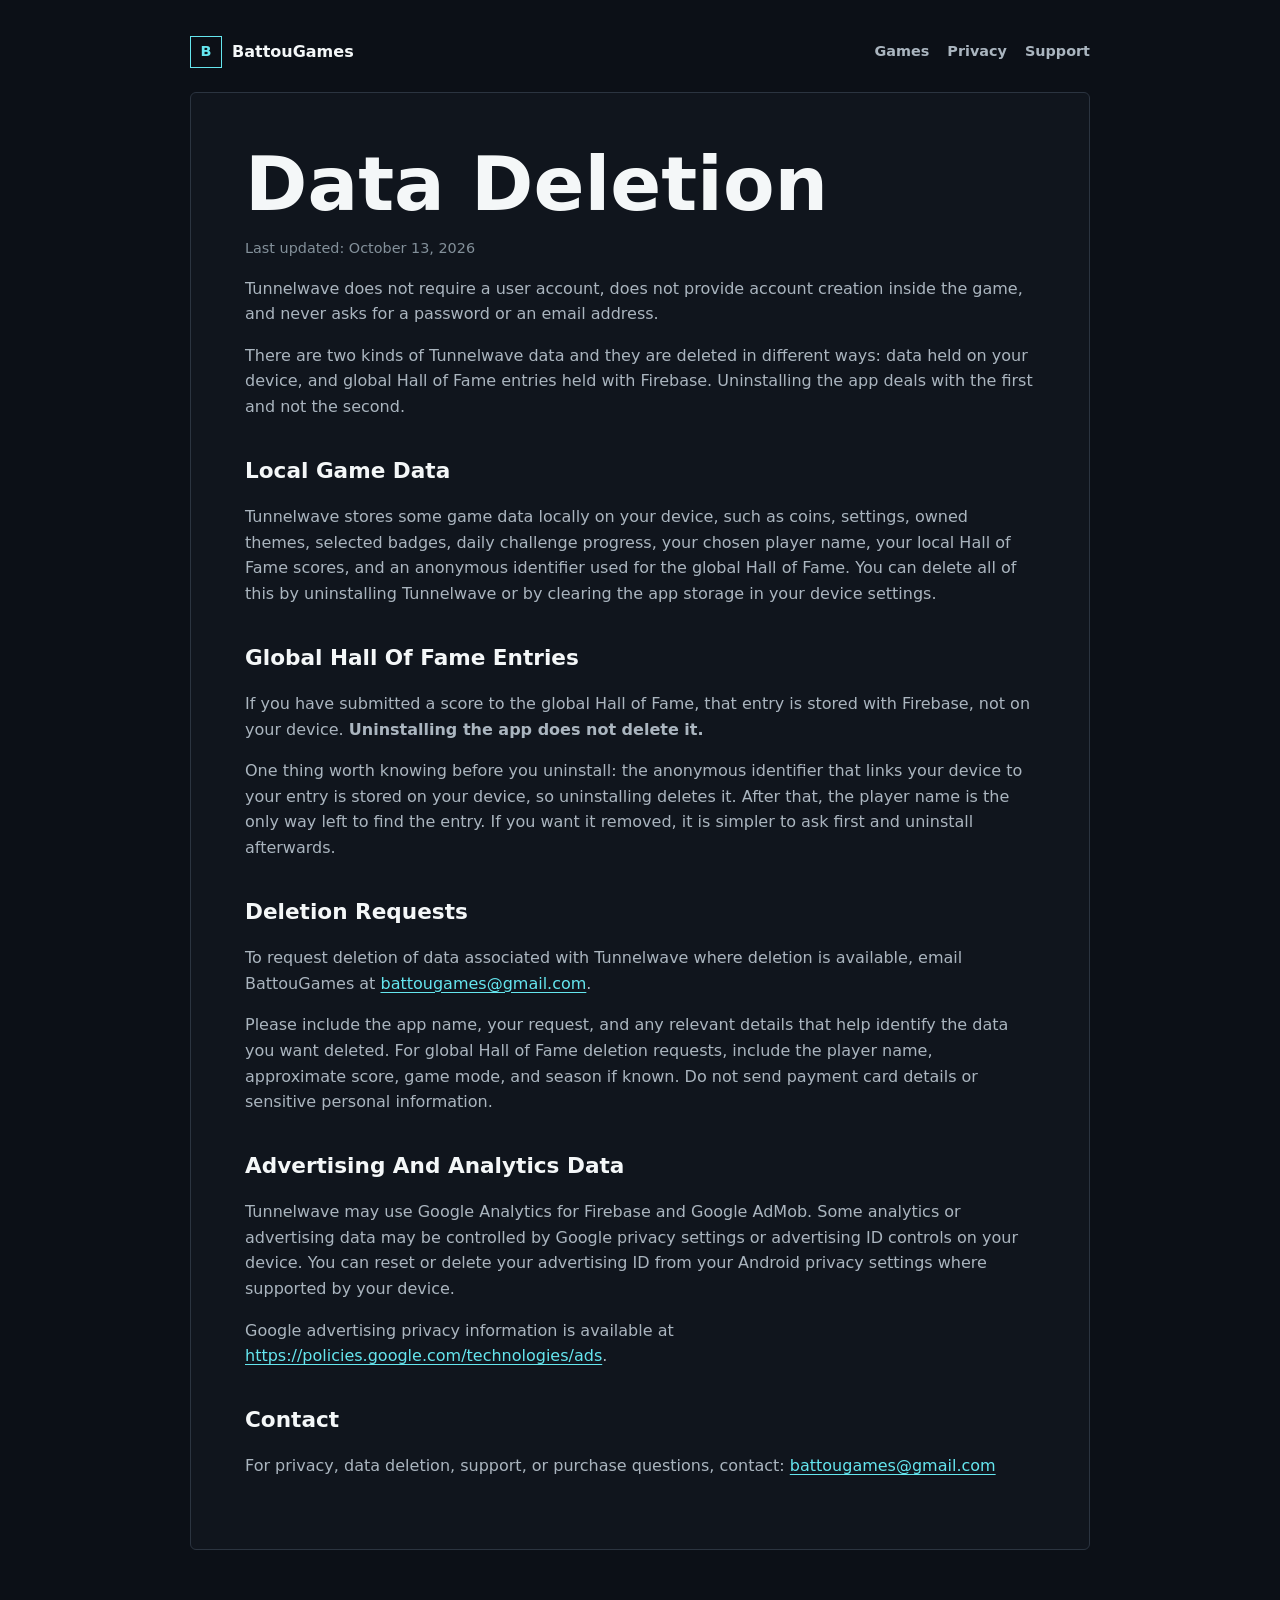
<file: data-deletion.html>
<!doctype html>
<html lang="en">
<head>
  <meta charset="utf-8">
  <meta name="viewport" content="width=device-width, initial-scale=1">
  <title>Tunnelwave Data Deletion | BattouGames</title>
  <meta name="description" content="Tunnelwave data deletion request instructions.">
  <link rel="stylesheet" href="styles.css">
</head>
<body>
  <main class="page page--narrow">
    <nav class="topnav" aria-label="Site navigation">
      <a class="brand" href="index.html"><span class="brand__mark" aria-hidden="true">B</span><span>BattouGames</span></a>
      <span class="topnav__links"><a href="index.html#games">Games</a><a href="privacy.html">Privacy</a><a href="support.html">Support</a></span>
    </nav>
    <article class="document">
      <h1>Data Deletion</h1>
      <p class="updated">Last updated: October 13, 2026</p>

      <p>Tunnelwave does not require a user account, does not provide account creation inside the game, and never asks for a password or an email address.</p>
      <p>There are two kinds of Tunnelwave data and they are deleted in different ways: data held on your device, and global Hall of Fame entries held with Firebase. Uninstalling the app deals with the first and not the second.</p>

      <h2>Local Game Data</h2>
      <p>Tunnelwave stores some game data locally on your device, such as coins, settings, owned themes, selected badges, daily challenge progress, your chosen player name, your local Hall of Fame scores, and an anonymous identifier used for the global Hall of Fame. You can delete all of this by uninstalling Tunnelwave or by clearing the app storage in your device settings.</p>

      <h2>Global Hall Of Fame Entries</h2>
      <p>If you have submitted a score to the global Hall of Fame, that entry is stored with Firebase, not on your device. <strong>Uninstalling the app does not delete it.</strong></p>
      <p>One thing worth knowing before you uninstall: the anonymous identifier that links your device to your entry is stored on your device, so uninstalling deletes it. After that, the player name is the only way left to find the entry. If you want it removed, it is simpler to ask first and uninstall afterwards.</p>

      <h2>Deletion Requests</h2>
      <p>To request deletion of data associated with Tunnelwave where deletion is available, email BattouGames at <a href="mailto:battougames@gmail.com">battougames@gmail.com</a>.</p>
      <p>Please include the app name, your request, and any relevant details that help identify the data you want deleted. For global Hall of Fame deletion requests, include the player name, approximate score, game mode, and season if known. Do not send payment card details or sensitive personal information.</p>

      <h2>Advertising And Analytics Data</h2>
      <p>Tunnelwave may use Google Analytics for Firebase and Google AdMob. Some analytics or advertising data may be controlled by Google privacy settings or advertising ID controls on your device. You can reset or delete your advertising ID from your Android privacy settings where supported by your device.</p>
      <p>Google advertising privacy information is available at <a href="https://policies.google.com/technologies/ads">https://policies.google.com/technologies/ads</a>.</p>

      <h2>Contact</h2>
      <p>For privacy, data deletion, support, or purchase questions, contact: <a href="mailto:battougames@gmail.com">battougames@gmail.com</a></p>
    </article>
  </main>
</body>
</html>
</file>
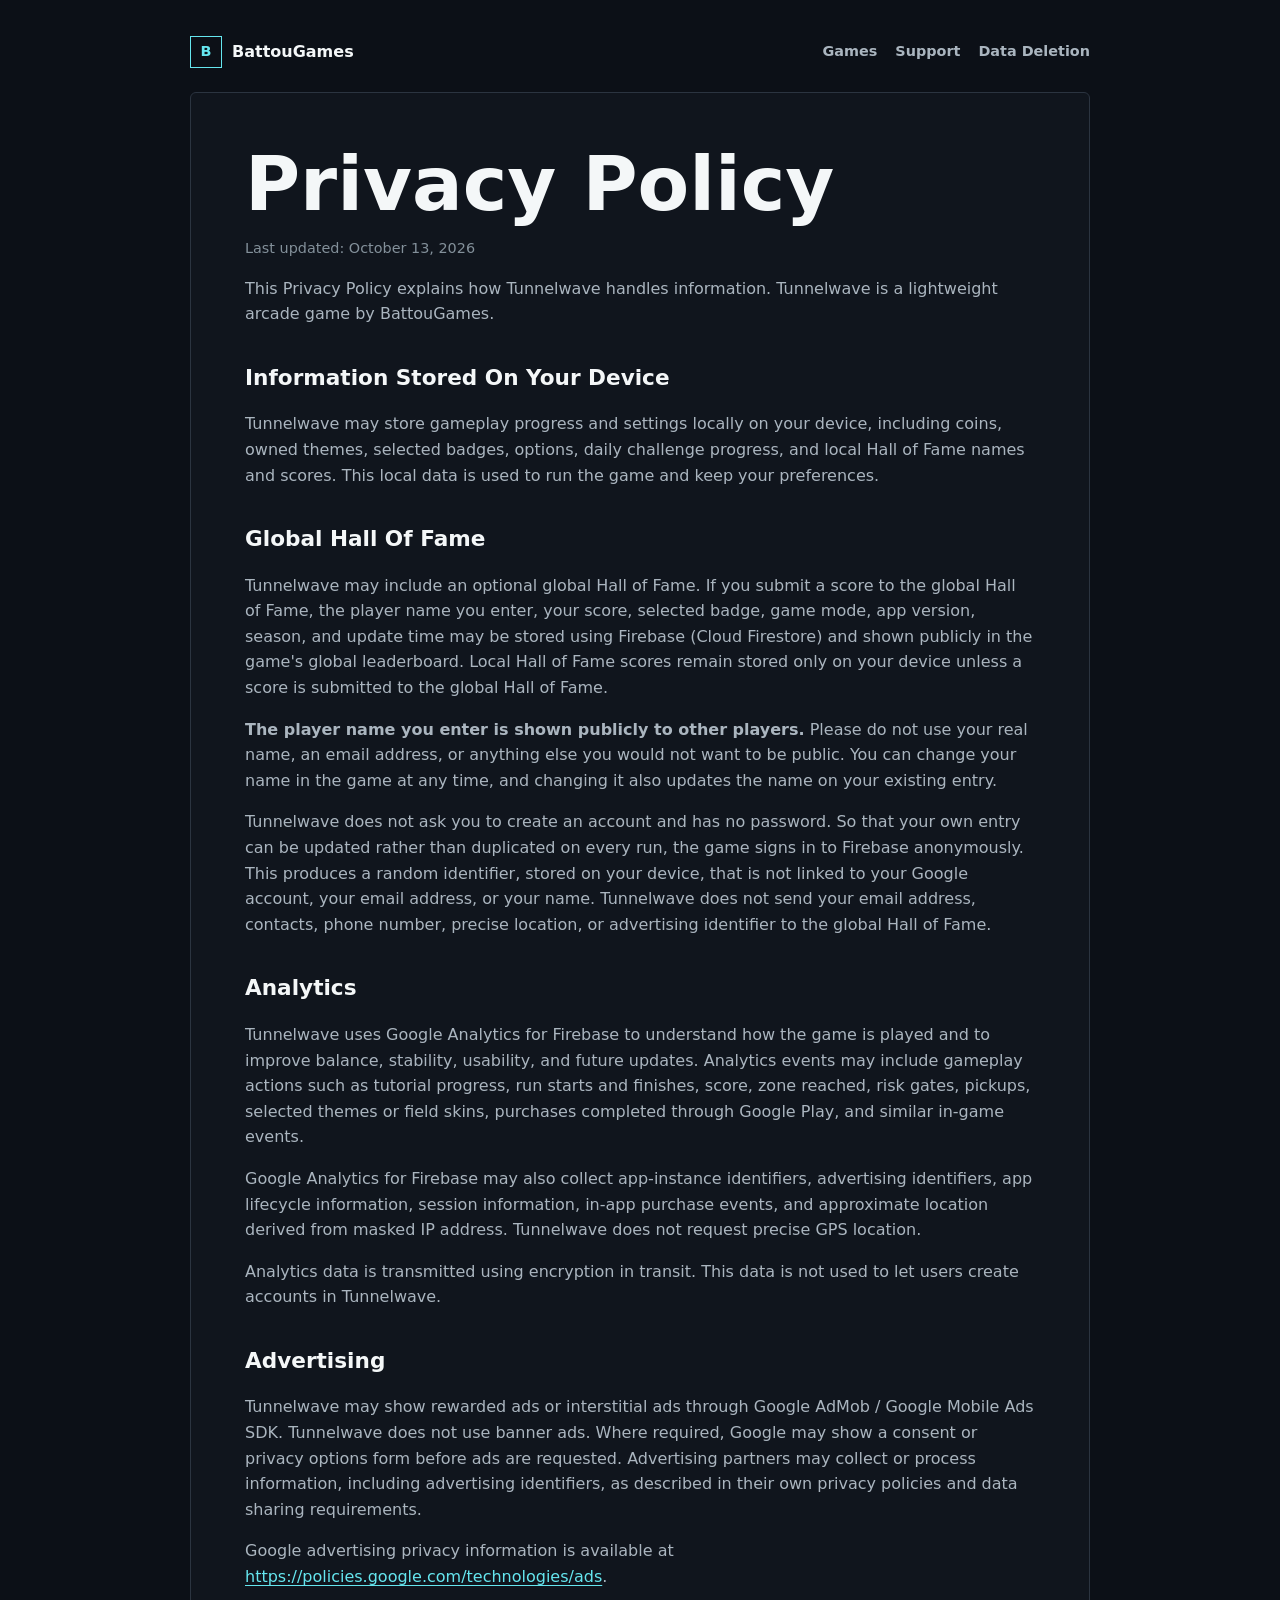
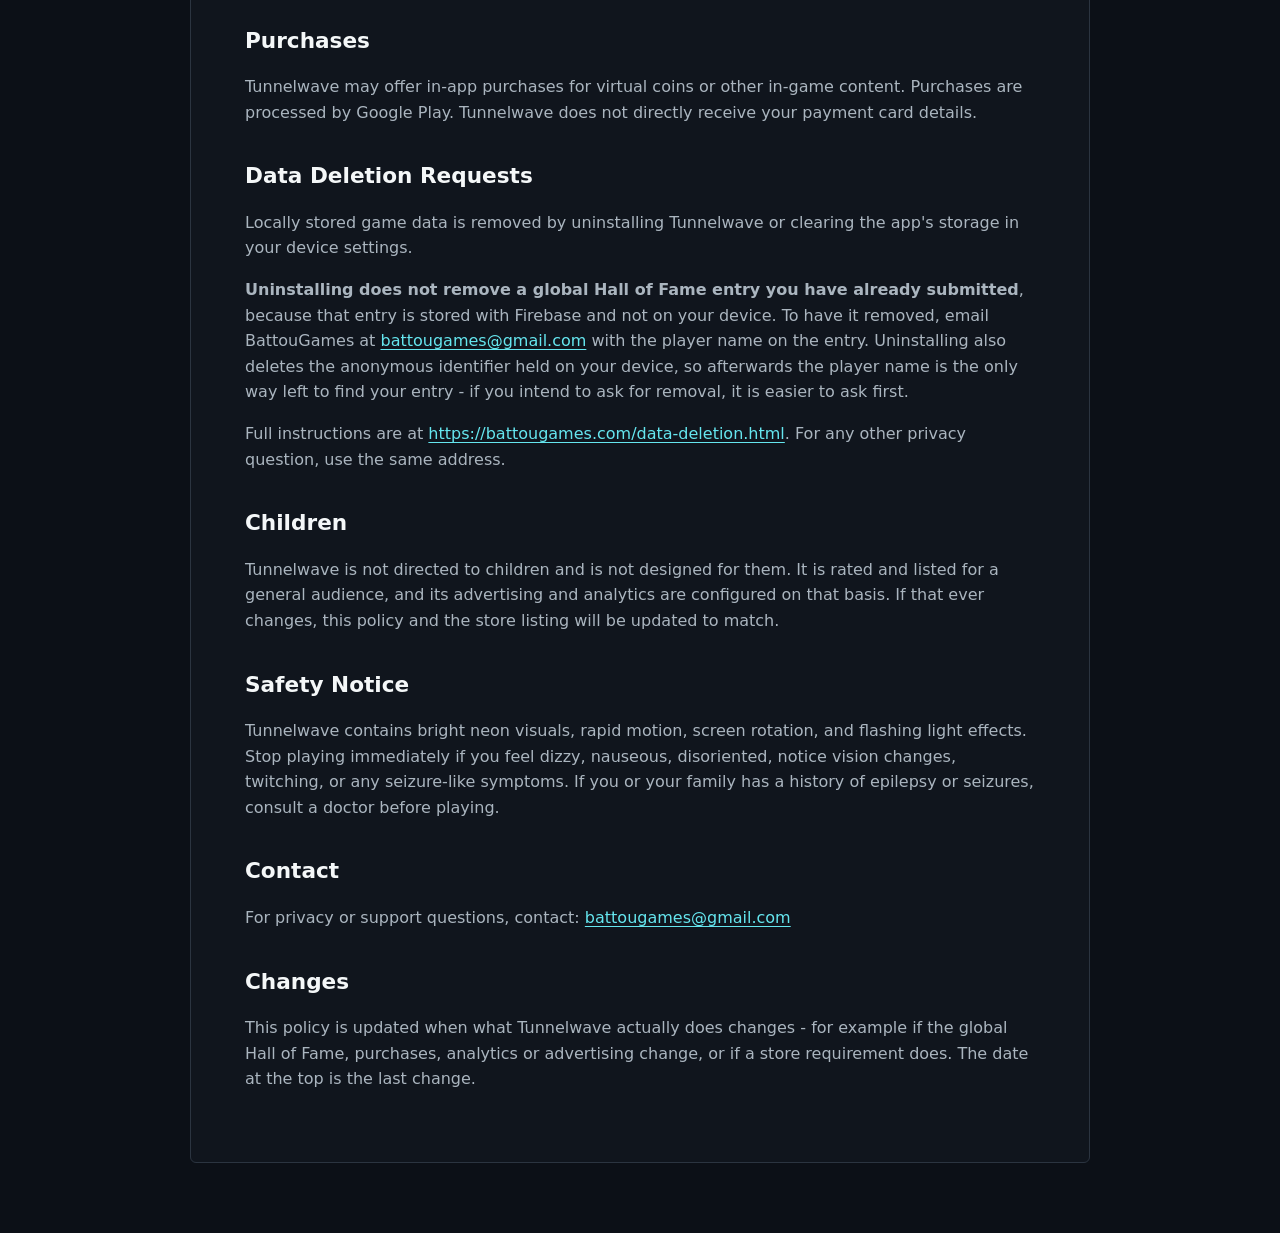
<file: privacy.html>
<!doctype html>
<html lang="en">
<head>
  <meta charset="utf-8">
  <meta name="viewport" content="width=device-width, initial-scale=1">
  <title>Tunnelwave Privacy Policy | BattouGames</title>
  <meta name="description" content="Tunnelwave privacy policy.">
  <link rel="stylesheet" href="styles.css">
</head>
<body>
  <main class="page page--narrow">
    <nav class="topnav" aria-label="Site navigation">
      <a class="brand" href="index.html"><span class="brand__mark" aria-hidden="true">B</span><span>BattouGames</span></a>
      <span class="topnav__links"><a href="index.html#games">Games</a><a href="support.html">Support</a><a href="data-deletion.html">Data Deletion</a></span>
    </nav>
    <article class="document">
      <h1>Privacy Policy</h1>
      <p class="updated">Last updated: October 13, 2026</p>

      <p>This Privacy Policy explains how Tunnelwave handles information. Tunnelwave is a lightweight arcade game by BattouGames.</p>

      <h2>Information Stored On Your Device</h2>
      <p>Tunnelwave may store gameplay progress and settings locally on your device, including coins, owned themes, selected badges, options, daily challenge progress, and local Hall of Fame names and scores. This local data is used to run the game and keep your preferences.</p>

      <h2>Global Hall Of Fame</h2>
      <p>Tunnelwave may include an optional global Hall of Fame. If you submit a score to the global Hall of Fame, the player name you enter, your score, selected badge, game mode, app version, season, and update time may be stored using Firebase (Cloud Firestore) and shown publicly in the game's global leaderboard. Local Hall of Fame scores remain stored only on your device unless a score is submitted to the global Hall of Fame.</p>
      <p><strong>The player name you enter is shown publicly to other players.</strong> Please do not use your real name, an email address, or anything else you would not want to be public. You can change your name in the game at any time, and changing it also updates the name on your existing entry.</p>
      <p>Tunnelwave does not ask you to create an account and has no password. So that your own entry can be updated rather than duplicated on every run, the game signs in to Firebase anonymously. This produces a random identifier, stored on your device, that is not linked to your Google account, your email address, or your name. Tunnelwave does not send your email address, contacts, phone number, precise location, or advertising identifier to the global Hall of Fame.</p>

      <h2>Analytics</h2>
      <p>Tunnelwave uses Google Analytics for Firebase to understand how the game is played and to improve balance, stability, usability, and future updates. Analytics events may include gameplay actions such as tutorial progress, run starts and finishes, score, zone reached, risk gates, pickups, selected themes or field skins, purchases completed through Google Play, and similar in-game events.</p>
      <p>Google Analytics for Firebase may also collect app-instance identifiers, advertising identifiers, app lifecycle information, session information, in-app purchase events, and approximate location derived from masked IP address. Tunnelwave does not request precise GPS location.</p>
      <p>Analytics data is transmitted using encryption in transit. This data is not used to let users create accounts in Tunnelwave.</p>

      <h2>Advertising</h2>
      <p>Tunnelwave may show rewarded ads or interstitial ads through Google AdMob / Google Mobile Ads SDK. Tunnelwave does not use banner ads. Where required, Google may show a consent or privacy options form before ads are requested. Advertising partners may collect or process information, including advertising identifiers, as described in their own privacy policies and data sharing requirements.</p>
      <p>Google advertising privacy information is available at <a href="https://policies.google.com/technologies/ads">https://policies.google.com/technologies/ads</a>.</p>

      <h2>Purchases</h2>
      <p>Tunnelwave may offer in-app purchases for virtual coins or other in-game content. Purchases are processed by Google Play. Tunnelwave does not directly receive your payment card details.</p>

      <h2>Data Deletion Requests</h2>
      <p>Locally stored game data is removed by uninstalling Tunnelwave or clearing the app's storage in your device settings.</p>
      <p><strong>Uninstalling does not remove a global Hall of Fame entry you have already submitted</strong>, because that entry is stored with Firebase and not on your device. To have it removed, email BattouGames at <a href="mailto:battougames@gmail.com">battougames@gmail.com</a> with the player name on the entry. Uninstalling also deletes the anonymous identifier held on your device, so afterwards the player name is the only way left to find your entry - if you intend to ask for removal, it is easier to ask first.</p>
      <p>Full instructions are at <a href="data-deletion.html">https://battougames.com/data-deletion.html</a>. For any other privacy question, use the same address.</p>

      <h2>Children</h2>
      <p>Tunnelwave is not directed to children and is not designed for them. It is rated and listed for a general audience, and its advertising and analytics are configured on that basis. If that ever changes, this policy and the store listing will be updated to match.</p>

      <h2>Safety Notice</h2>
      <p>Tunnelwave contains bright neon visuals, rapid motion, screen rotation, and flashing light effects. Stop playing immediately if you feel dizzy, nauseous, disoriented, notice vision changes, twitching, or any seizure-like symptoms. If you or your family has a history of epilepsy or seizures, consult a doctor before playing.</p>

      <h2>Contact</h2>
      <p>For privacy or support questions, contact: <a href="mailto:battougames@gmail.com">battougames@gmail.com</a></p>

      <h2>Changes</h2>
      <p>This policy is updated when what Tunnelwave actually does changes - for example if the global Hall of Fame, purchases, analytics or advertising change, or if a store requirement does. The date at the top is the last change.</p>
    </article>
  </main>
</body>
</html>
</file>
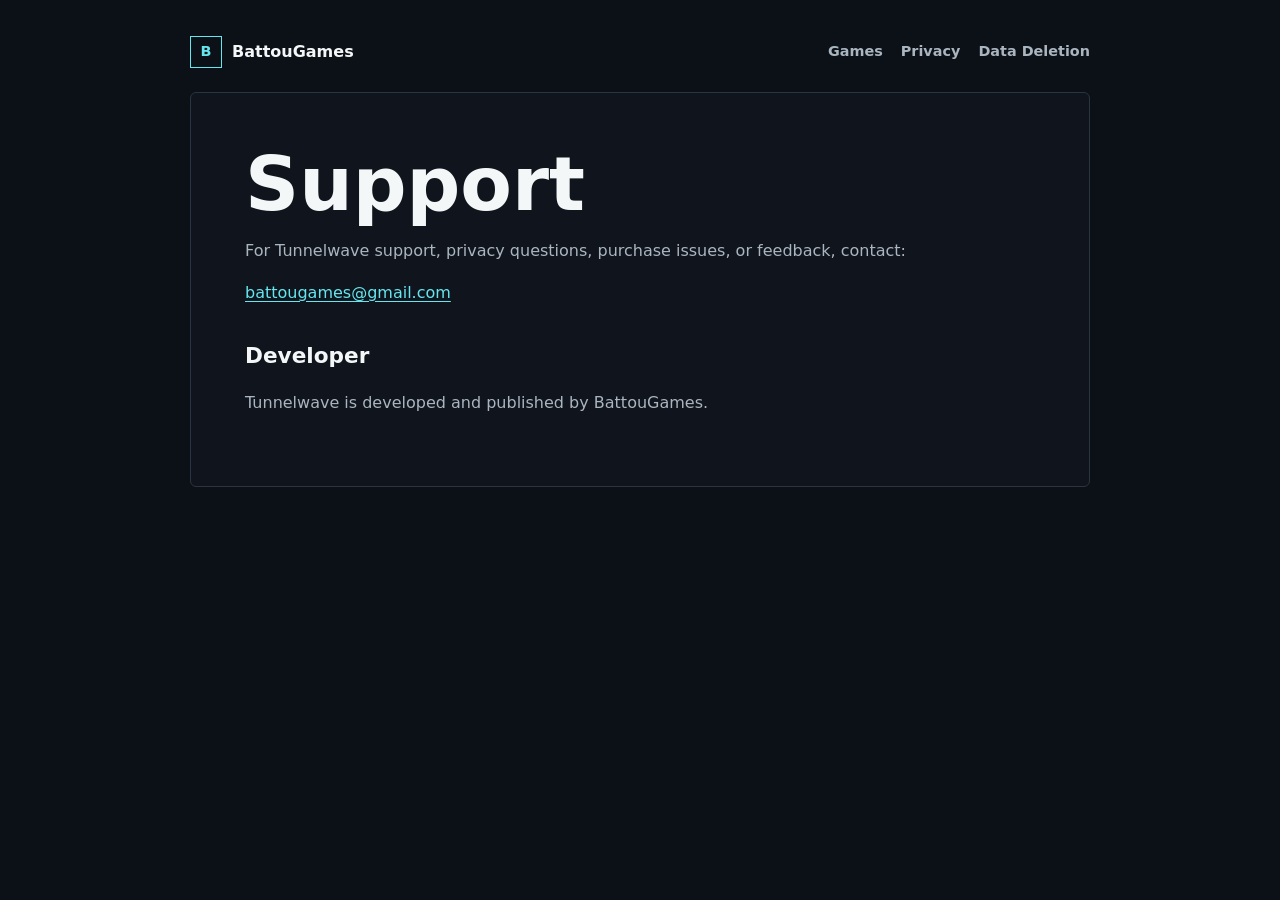
<file: support.html>
<!doctype html>
<html lang="en">
<head>
  <meta charset="utf-8">
  <meta name="viewport" content="width=device-width, initial-scale=1">
  <title>Tunnelwave Support | BattouGames</title>
  <meta name="description" content="Tunnelwave support and contact.">
  <link rel="stylesheet" href="styles.css">
</head>
<body>
  <main class="page page--narrow">
    <nav class="topnav" aria-label="Site navigation">
      <a class="brand" href="index.html"><span class="brand__mark" aria-hidden="true">B</span><span>BattouGames</span></a>
      <span class="topnav__links"><a href="index.html#games">Games</a><a href="privacy.html">Privacy</a><a href="data-deletion.html">Data Deletion</a></span>
    </nav>
    <article class="document">
      <h1>Support</h1>
      <p>For Tunnelwave support, privacy questions, purchase issues, or feedback, contact:</p>
      <p><a href="mailto:battougames@gmail.com">battougames@gmail.com</a></p>

      <h2>Developer</h2>
      <p>Tunnelwave is developed and published by BattouGames.</p>
    </article>
  </main>
</body>
</html>
</file>
<file: styles.css>
:root {
  color-scheme: dark;
  --bg: #080b11;
  --surface: #10151d;
  --surface-strong: #171d26;
  --line: #2b3440;
  --text: #f4f7f8;
  --muted: #aab5bf;
  --cyan: #65e6ef;
  --magenta: #e758bd;
  --gold: #f3c94e;
  --red: #ef655f;
  --content: 1180px;
}

* {
  box-sizing: border-box;
}

html {
  scroll-behavior: smooth;
}

body {
  margin: 0;
  min-width: 320px;
  min-height: 100vh;
  background: var(--bg);
  color: var(--text);
  font-family: Inter, ui-sans-serif, system-ui, -apple-system, BlinkMacSystemFont, "Segoe UI", sans-serif;
  line-height: 1.6;
}

img {
  display: block;
  max-width: 100%;
}

a {
  color: inherit;
  text-decoration: none;
}

a:focus-visible,
button:focus-visible {
  outline: 3px solid var(--gold);
  outline-offset: 4px;
}

.skip-link {
  position: fixed;
  z-index: 100;
  top: 10px;
  left: 10px;
  padding: 10px 14px;
  background: var(--text);
  color: var(--bg);
  transform: translateY(-160%);
}

.skip-link:focus {
  transform: translateY(0);
}

.site-header {
  position: absolute;
  z-index: 10;
  top: 0;
  left: 0;
  display: flex;
  width: 100%;
  min-height: 72px;
  align-items: center;
  justify-content: space-between;
  gap: 28px;
  padding: 0 max(24px, calc((100vw - var(--content)) / 2));
  border-bottom: 1px solid rgba(255, 255, 255, 0.14);
  background: rgba(8, 11, 17, 0.78);
}

.brand {
  display: inline-flex;
  align-items: center;
  gap: 10px;
  font-weight: 800;
}

.brand__mark {
  display: grid;
  width: 32px;
  height: 32px;
  place-items: center;
  border: 1px solid var(--cyan);
  color: var(--cyan);
  font-size: 0.9rem;
}

.site-nav {
  display: flex;
  align-items: center;
  gap: 24px;
  color: #dbe3e7;
  font-size: 0.9rem;
  font-weight: 700;
}

.site-nav a:hover,
.site-footer a:hover,
.inline-links a:hover {
  color: var(--cyan);
}

.studio-hero {
  position: relative;
  display: flex;
  min-height: min(82svh, 820px);
  align-items: flex-end;
  overflow: hidden;
  padding: 150px max(24px, calc((100vw - var(--content)) / 2)) 96px;
  border-bottom: 1px solid var(--line);
}

.studio-hero__image,
.studio-hero__shade {
  position: absolute;
  inset: 0;
  width: 100%;
  height: 100%;
}

.studio-hero__image {
  object-fit: cover;
  object-position: center;
}

.studio-hero__shade {
  background: rgba(3, 6, 12, 0.67);
  box-shadow: inset 0 -220px 180px -90px #080b11;
}

.studio-hero__content {
  position: relative;
  z-index: 1;
  width: min(780px, 100%);
}

.eyebrow,
.project-kicker {
  margin: 0 0 12px;
  color: var(--cyan);
  font-size: 0.78rem;
  font-weight: 800;
  text-transform: uppercase;
}

h1,
h2,
h3,
p {
  overflow-wrap: anywhere;
}

h1 {
  max-width: 100%;
  margin: 0;
  font-size: clamp(3.4rem, 9vw, 7.4rem);
  line-height: 0.94;
  overflow-wrap: normal;
  word-break: normal;
}

.hero-copy {
  width: min(640px, 100%);
  margin: 24px 0 0;
  color: #e6ecef;
  font-size: clamp(1.1rem, 2.2vw, 1.45rem);
}

.actions,
.contact-actions,
.inline-links {
  display: flex;
  flex-wrap: wrap;
  gap: 12px;
}

.actions {
  margin-top: 34px;
}

.button {
  display: inline-flex;
  min-height: 46px;
  align-items: center;
  justify-content: center;
  padding: 11px 18px;
  border: 1px solid transparent;
  border-radius: 4px;
  font-weight: 800;
}

.button--primary {
  background: var(--cyan);
  color: #061014;
}

.button--primary:hover {
  background: #a0f5f8;
}

.button--secondary {
  border-color: #89949f;
  background: rgba(8, 11, 17, 0.72);
}

.button--secondary:hover {
  border-color: var(--text);
  background: var(--surface);
}

.hero-next {
  position: absolute;
  z-index: 1;
  right: max(24px, calc((100vw - var(--content)) / 2));
  bottom: 28px;
  color: #d9e3e7;
  font-size: 0.84rem;
  font-weight: 700;
}

.hero-next::after {
  content: " ↓";
  color: var(--gold);
}

.section {
  padding: 92px max(24px, calc((100vw - var(--content)) / 2));
  border-bottom: 1px solid var(--line);
}

.section--games {
  background: #0c1017;
}

.section--portfolio {
  background: #12171f;
}

.section--about {
  display: grid;
  grid-template-columns: minmax(0, 0.8fr) minmax(0, 1.2fr);
  gap: 70px;
}

.section-heading {
  width: min(720px, 100%);
  margin-bottom: 38px;
}

.section-heading h2,
.contact-band h2 {
  margin: 0;
  font-size: clamp(2rem, 5vw, 4.2rem);
  line-height: 1.05;
}

.section-heading > p:last-child {
  margin: 18px 0 0;
  color: var(--muted);
  font-size: 1.05rem;
}

.featured-game {
  display: grid;
  grid-template-columns: minmax(0, 1.35fr) minmax(320px, 0.65fr);
  min-height: 420px;
  border: 1px solid var(--line);
  background: var(--surface);
}

.featured-game__media {
  min-height: 360px;
  overflow: hidden;
}

.featured-game__media img {
  width: 100%;
  height: 100%;
  object-fit: cover;
  object-position: center;
}

.featured-game__body {
  align-self: center;
  padding: 42px;
}

.featured-game h3,
.software-project h3 {
  margin: 12px 0 16px;
  font-size: clamp(2rem, 4vw, 3.2rem);
  line-height: 1;
}

.featured-game p,
.project p,
.software-project > p,
.about-copy {
  color: var(--muted);
}

.project-meta {
  display: flex;
  flex-wrap: wrap;
  align-items: center;
  gap: 12px;
  color: var(--muted);
  font-size: 0.78rem;
  font-weight: 700;
  text-transform: uppercase;
}

.status {
  padding: 3px 7px;
  border: 1px solid #687480;
  border-radius: 2px;
  color: #e4eaed;
}

.status--live {
  border-color: var(--cyan);
  color: var(--cyan);
}

.fact-list {
  display: flex;
  flex-wrap: wrap;
  gap: 8px;
  margin: 24px 0;
  padding: 0;
  list-style: none;
}

.fact-list li {
  padding: 5px 9px;
  border-left: 2px solid var(--magenta);
  background: #1b222b;
  color: #dce3e7;
  font-size: 0.8rem;
}

.inline-links {
  margin-top: 24px;
  color: var(--cyan);
  font-weight: 800;
}

.project-grid {
  display: grid;
  grid-template-columns: repeat(3, minmax(0, 1fr));
  gap: 14px;
  margin-top: 14px;
}

.project {
  position: relative;
  min-height: 250px;
  padding: 34px 28px 28px;
  overflow: hidden;
  border: 1px solid var(--line);
  border-radius: 6px;
  background: var(--surface);
}

.project__signal {
  position: absolute;
  top: 0;
  left: 0;
  width: 100%;
  height: 5px;
}

.project__signal--red {
  background: var(--red);
}

.project__signal--cyan {
  background: var(--cyan);
}

.project__signal--gold {
  background: var(--gold);
}

.project h3,
.capability-grid h3 {
  margin: 28px 0 10px;
  font-size: 1.35rem;
}

.software-project {
  display: grid;
  grid-template-columns: minmax(220px, 0.55fr) minmax(280px, 1fr);
  gap: 34px 60px;
  padding: 38px;
  border: 1px solid var(--line);
  background: #0c1118;
}

.software-project .fact-list {
  grid-column: 1 / -1;
  margin: 0;
}

.capability-grid {
  display: grid;
  grid-template-columns: repeat(3, minmax(0, 1fr));
  gap: 1px;
  margin-top: 28px;
  background: var(--line);
}

.capability-grid section {
  min-height: 190px;
  padding: 28px;
  background: var(--surface);
}

.capability-grid h3 {
  margin-top: 0;
}

.capability-grid p {
  color: var(--muted);
}

.about-copy {
  max-width: 680px;
  font-size: clamp(1.1rem, 2.2vw, 1.35rem);
}

.about-copy p:first-child {
  margin-top: 0;
  color: var(--text);
}

.contact-band {
  display: flex;
  align-items: flex-end;
  justify-content: space-between;
  gap: 40px;
  padding: 76px max(24px, calc((100vw - var(--content)) / 2));
  border-bottom: 5px solid var(--gold);
  background: #1a1f26;
}

.contact-band h2 {
  max-width: 700px;
}

.site-footer {
  display: flex;
  min-height: 88px;
  align-items: center;
  justify-content: space-between;
  gap: 20px;
  padding: 24px max(24px, calc((100vw - var(--content)) / 2));
  color: var(--muted);
  font-size: 0.86rem;
}

.footer-branding {
  display: flex;
  align-items: center;
  flex-wrap: wrap;
  gap: 18px;
}

.pixelpicked-badge {
  display: inline-flex;
  align-items: center;
  opacity: 0.9;
}

.pixelpicked-badge:hover {
  opacity: 1;
}

.pixelpicked-badge img {
  width: 250px;
  height: 54px;
}

.site-footer nav {
  display: flex;
  gap: 20px;
}

.page--narrow {
  min-height: 100vh;
  padding: 36px 24px 70px;
  background: #0c1017;
}

.topnav {
  display: flex;
  width: min(900px, 100%);
  margin: 0 auto 24px;
  align-items: center;
  justify-content: space-between;
  gap: 16px;
}

.topnav__links {
  display: flex;
  flex-wrap: wrap;
  gap: 18px;
  color: var(--muted);
  font-size: 0.9rem;
  font-weight: 700;
}

.topnav__links a:hover {
  color: var(--cyan);
}

.document {
  width: min(900px, 100%);
  margin: 0 auto;
  padding: clamp(26px, 5vw, 54px);
  border: 1px solid var(--line);
  border-radius: 6px;
  background: var(--surface);
  color: var(--muted);
}

.document h1 {
  margin: 0;
  color: var(--text);
  font-size: clamp(2.3rem, 8vw, 4.7rem);
  line-height: 1;
}

.document h2 {
  margin: 34px 0 10px;
  color: var(--text);
  font-size: 1.35rem;
}

.document a {
  color: var(--cyan);
  text-decoration: underline;
  text-underline-offset: 3px;
}

.updated {
  color: #83909a;
  font-size: 0.9rem;
}

@media (max-width: 900px) {
  .site-header {
    position: relative;
    flex-direction: column;
    align-items: flex-start;
    padding-top: 18px;
    padding-bottom: 18px;
  }

  .site-nav {
    width: 100%;
    gap: 18px;
    overflow-x: auto;
  }

  .studio-hero {
    min-height: 690px;
    padding-top: 110px;
  }

  .featured-game,
  .software-project,
  .section--about {
    grid-template-columns: 1fr;
  }

  .featured-game__body {
    padding: 32px;
  }

  .project-grid,
  .capability-grid {
    grid-template-columns: 1fr;
  }

  .software-project .fact-list {
    grid-column: auto;
  }

  .contact-band {
    align-items: flex-start;
    flex-direction: column;
  }
}

@media (max-width: 560px) {
  .site-nav {
    font-size: 0.82rem;
  }

  .studio-hero {
    min-height: 620px;
    padding-bottom: 88px;
  }

  .studio-hero h1 {
    font-size: clamp(2.7rem, 12.2vw, 3.05rem);
  }

  .studio-hero__image {
    object-position: 57% center;
  }

  .hero-next {
    right: 24px;
    left: 24px;
  }

  .section {
    padding-top: 68px;
    padding-bottom: 68px;
  }

  .featured-game__media {
    min-height: 220px;
  }

  .featured-game__body,
  .software-project,
  .project {
    padding: 26px 22px;
  }

  .contact-actions,
  .contact-actions .button {
    width: 100%;
  }

  .site-footer {
    align-items: flex-start;
    flex-direction: column;
  }

  .topnav {
    align-items: flex-start;
    flex-direction: column;
  }
}
</file>
